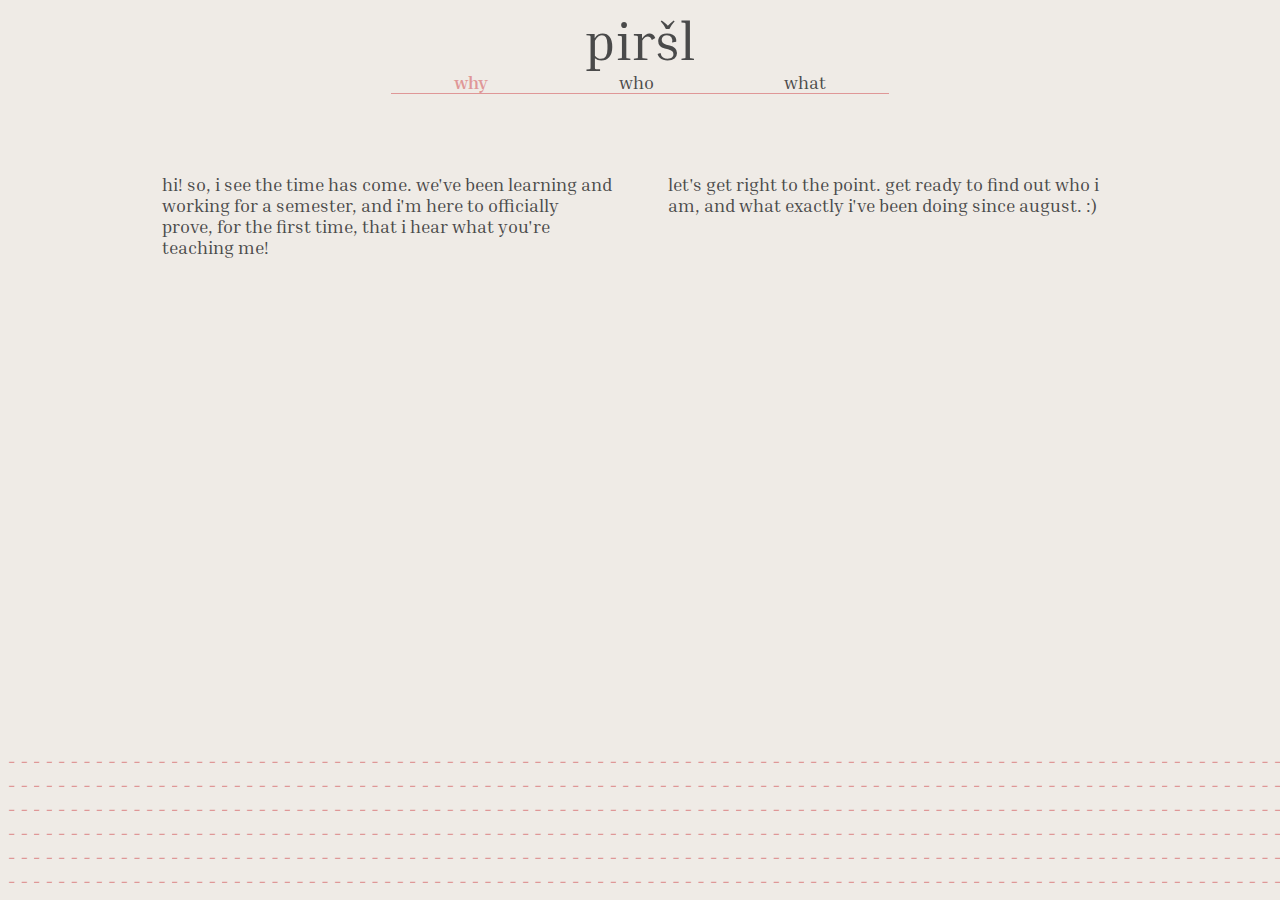
<file: index.html>
<!DOCTYPE html>
<html lang="en">
<head>
    <title>why</title>
    <meta charset="UTF-8">
    <meta name="viewport" content="width=device-width, initial-scale=1">
    <link rel="stylesheet" href="style.css">
    <link href="https://fonts.googleapis.com/css?family=Inria+Serif&display=swap" rel="stylesheet">
</head>
    
<body>
    <header><p id="title">piršl</p>
        <nav>
            <div id="myLinks">
                <a id="currentPage" href="">why</a>
                <a href="who/">who</a>
                <a href="what/">what</a>
            </div>
        </nav>
    </header>

    
    <main>
    <div class="flex-container">
    <div>
        <p>hi! so, i see the time has come. we've been learning and working     for a semester, and i'm here to officially prove, for the first time, that i hear what you're teaching me! </p>
    </div>
        
    <div>
        <p>let's get right to the point. get ready to find out who i am, and what exactly i've been doing since august. :)</p>
        </div>
    </div>
    </main>
    <footer>
        <br>
    </footer>

</body>
</html>
</file>
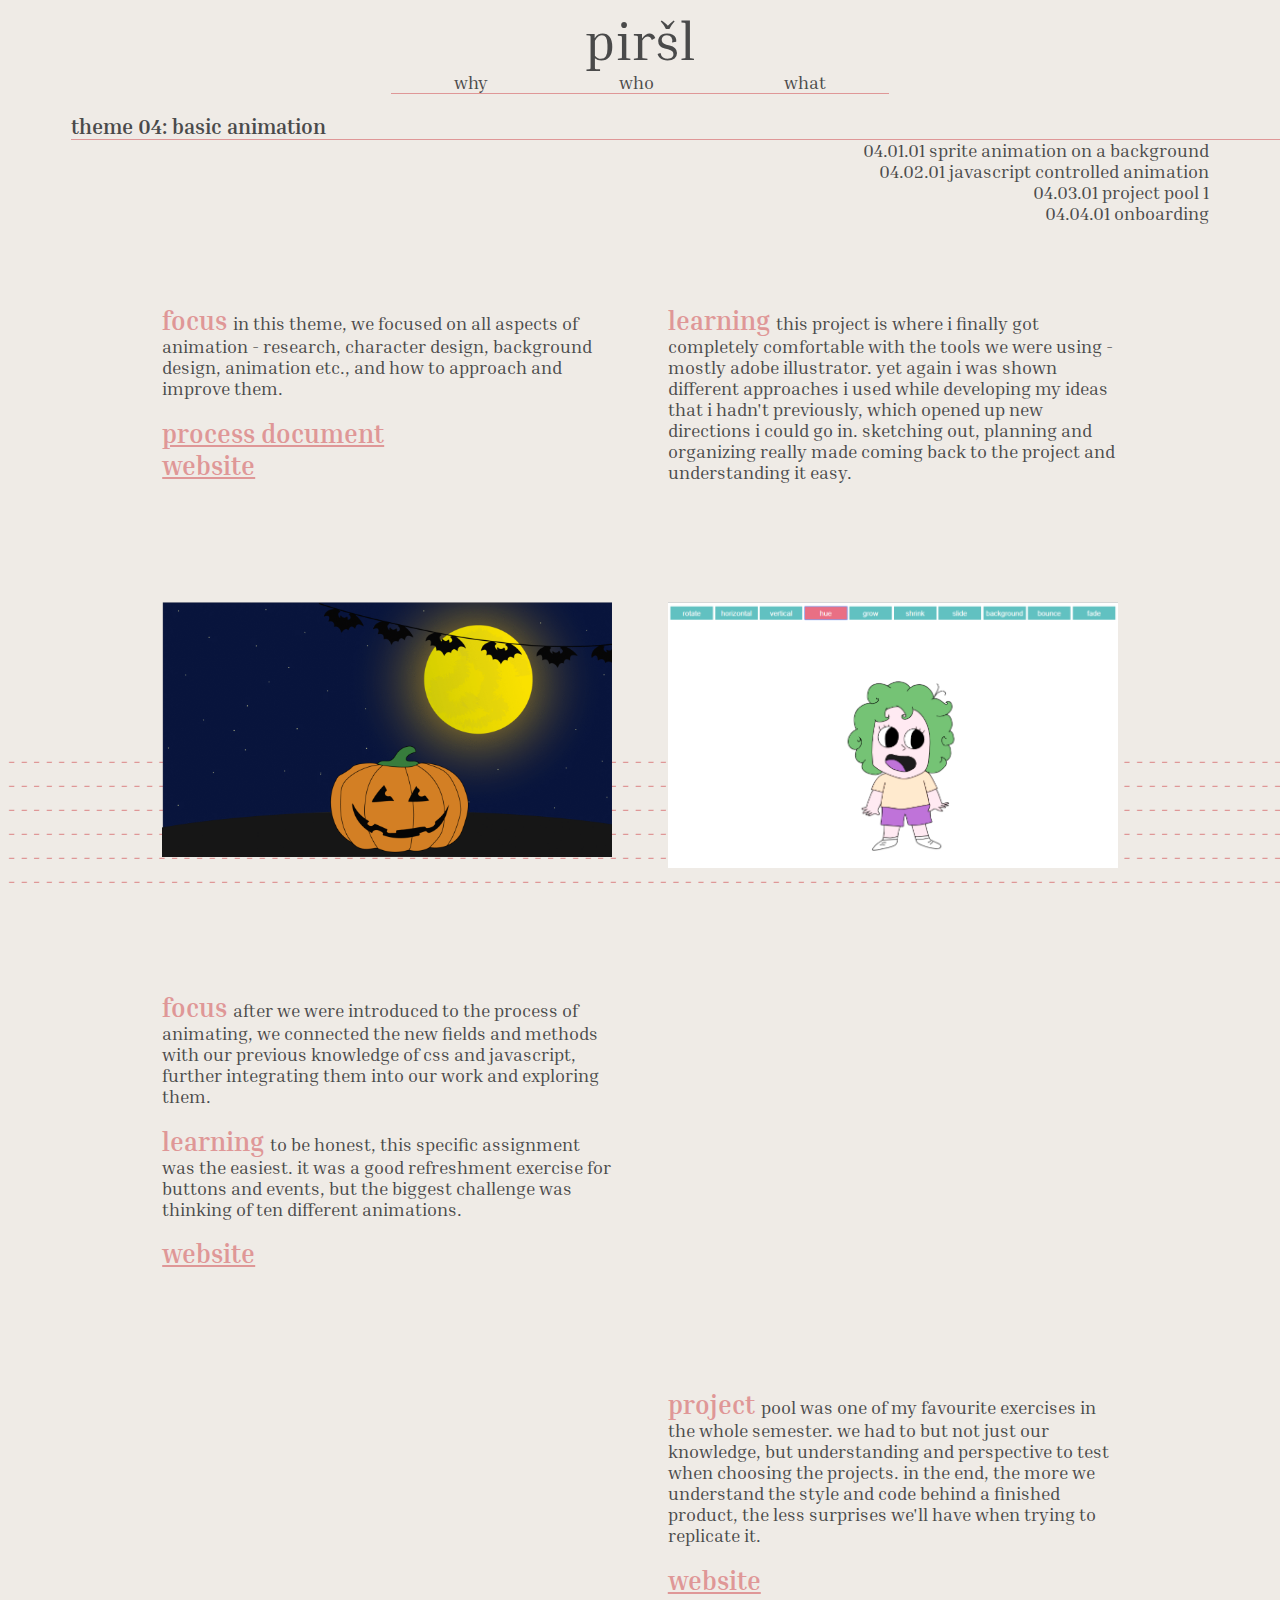
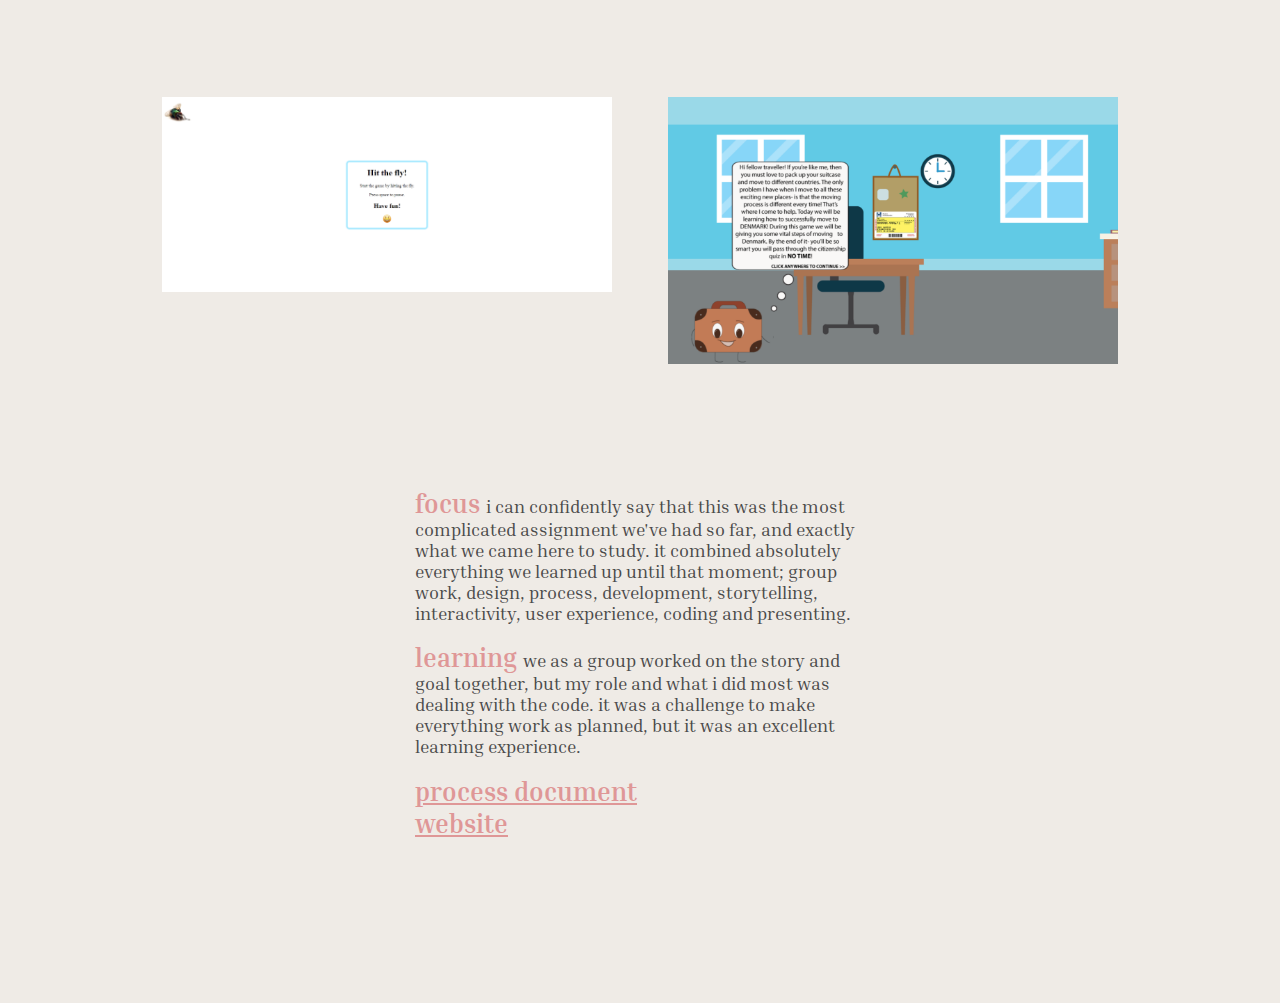
<file: animation/index.html>
<!DOCTYPE html>
<html lang="en">
<head>
    <title>animation</title>
    <meta charset="UTF-8">
    <meta name="viewport" content="width=device-width, initial-scale=1">
    <link rel="stylesheet" href="../style.css">
    <link href="https://fonts.googleapis.com/css?family=Inria+Serif&display=swap" rel="stylesheet">
</head>
    
<body>
    <header><p id="title">piršl</p>
        <nav>
            <div id="myLinks">
                <a href="../">why</a>
                <a href="../who/">who</a>
                <a href="../what/">what</a>
            </div>
        </nav>
    </header>

    
    <main>
    <div id="heading">
    <h3>theme 04: basic animation</h3>
    </div>
    <p class="assignments">04.01.01 sprite animation on a background<br>
        04.02.01 javascript controlled animation<br>
        04.03.01 project pool 1<br>
        04.04.01 onboarding</p>

    <div class="flex-container">
        <div><p><span class="keywords">focus </span>
            in this theme, we focused on all aspects of animation - research, character design, background design, animation etc., and how to approach and improve them. </p>
            <span class="keywords"><a  class="weblink" target="_blank" href="https://drive.google.com/open?id=1ks9Yol8ABzLLuCG9fUhnOxJ5TO9SxHB4">process document</a></span>
            <br>
            <span class="keywords"><a  class="weblink" target="_blank" href="http://lanapirsl.com/arlo/">website</a></span>
        </div>

        <div><p><span class="keywords">learning </span>
            this project is where i finally got completely comfortable with the tools we were using - mostly adobe illustrator. yet again i was shown different approaches i used while developing my ideas that i hadn't previously, which opened up new directions i could go in. sketching out, planning and organizing really made coming back to the project and understanding it easy. 
        </p></div>

        <div class="doublecolumn">
            <img alt="sprite gif" src="gif.gif">
        </div>  

        <div>
            <img alt="javascript animation" src="jsanim.png">
        </div>

        <div><p><span class="keywords">focus </span>              
            after we were introduced to the process of animating, we connected the new fields and methods with our previous knowledge of css and javascript, further integrating them into our work and exploring them.</p>
            <p><span class="keywords">learning </span>
            to be honest, this specific assignment was the easiest. it was a good refreshment exercise for buttons and events, but the biggest challenge was thinking of ten different animations.</p>
            <span class="keywords"><a  class="weblink" target="_blank" href="http://lanapirsl.com/animations/">website</a></span>
        </div>
        <div><span></span></div><div></div>
        <div>
            <p><span class="keywords">project </span>pool was one of my favourite exercises in the whole semester. we had to but not just our knowledge, but understanding and perspective to test when choosing the projects. in the end, the more we understand the style and code behind a finished product, the less surprises we'll have when trying to replicate it.</p>
            <span class="keywords"><a  class="weblink" target="_blank" href="http://lanapirsl.com/lordofthefly/">website</a></span>
            
        </div>  
        <div>
            <img alt="fly" src="fly.png">
        </div>
        <div>
            <img alt="game" src="bluenoodles.png">
        </div>
        
        <div><p><span class="keywords">focus </span>              
            i can confidently say that this was the most complicated assignment we've had so far, and exactly what we came here to study. it combined absolutely everything we learned up until that moment; group work, design, process, development, storytelling, interactivity, user experience, coding and presenting.
            </p>
            <p><span class="keywords">learning </span>
            we as a group worked on the story and goal together, but my role and what i did most was dealing with the code. it was a challenge to make everything work as planned, but it was an excellent learning experience.</p>
            <span class="keywords"><a  class="weblink" target="_blank" href="https://drive.google.com/open?id=1hp2WY5RrARQP_M0Glz_aer_1aOSJHZUE">process document</a></span><br>
            <span class="keywords"><a  class="weblink" target="_blank" href="http://lanapirsl.com/bluenoodles/">website</a></span>
        </div>
        
        
    </div>
    </main>
    <footer>
        <br>
    </footer>

</body>
</html>
</file>
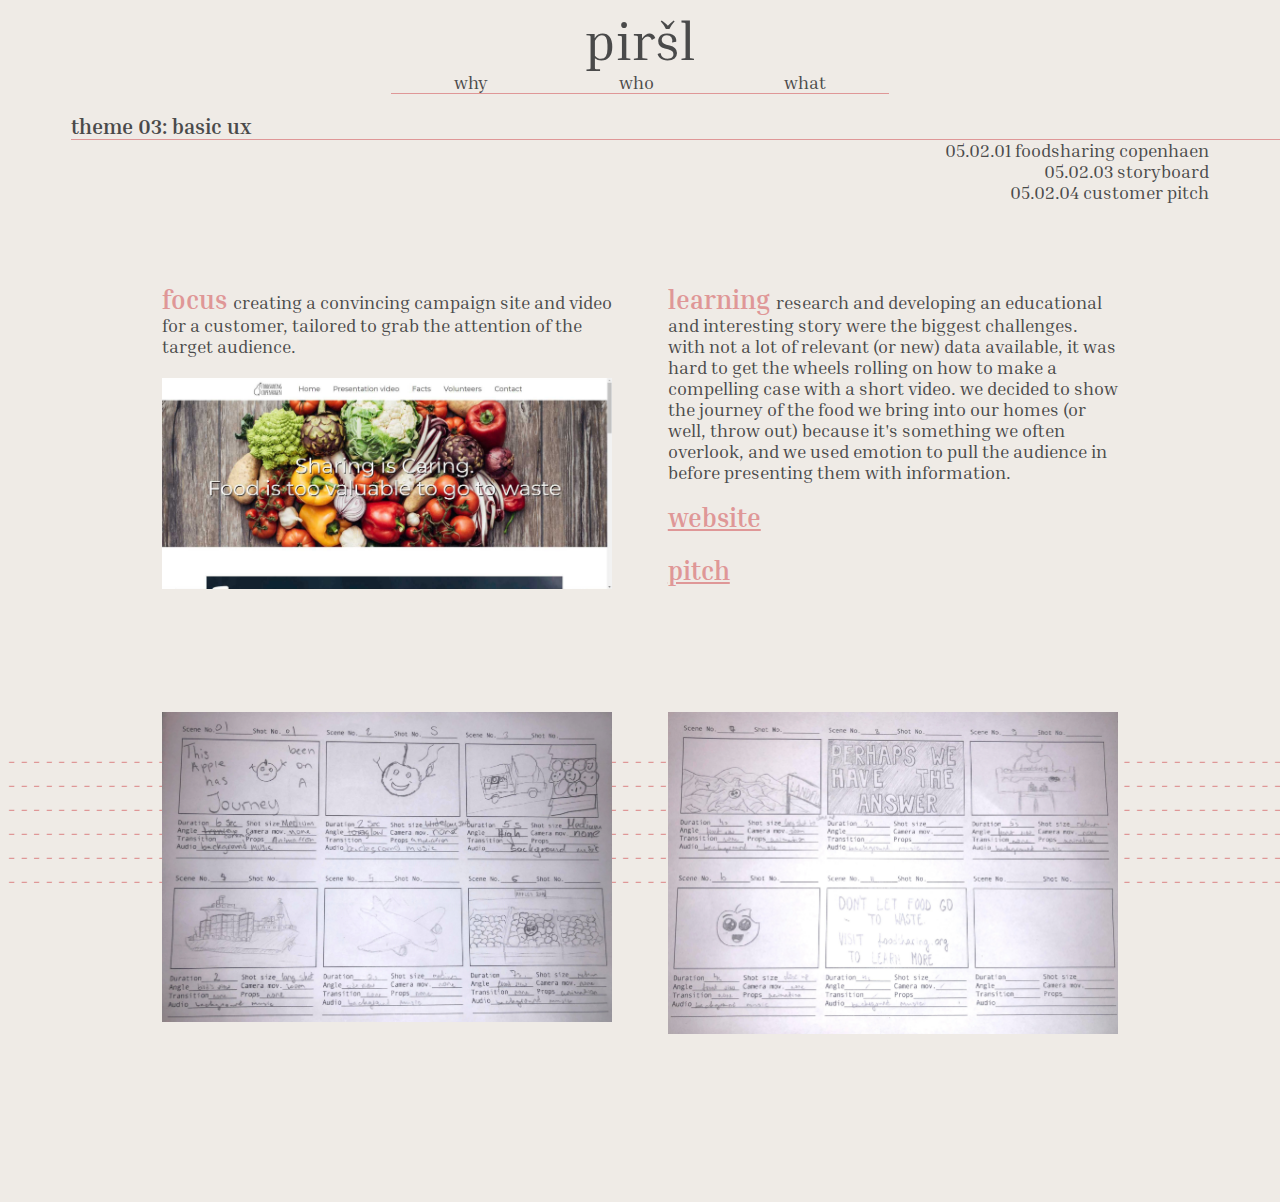
<file: content/index.html>
<!DOCTYPE html>
<html lang="en">
<head>
    <title>content</title>
    <meta charset="UTF-8">
    <meta name="viewport" content="width=device-width, initial-scale=1">
    <link rel="stylesheet" href="../style.css">
    <link href="https://fonts.googleapis.com/css?family=Inria+Serif&display=swap" rel="stylesheet">
</head>
    
<body>
    <header><p id="title">piršl</p>
        <nav>
            <div id="myLinks">
                <a href="../">why</a>
                <a href="../who/">who</a>
                <a href="../what/">what</a>
            </div>
        </nav>
    </header>

    
    <main>
    <div id="heading">
    <h3>theme 03: basic ux</h3>
    </div>
    <p class="assignments">05.02.01 foodsharing copenhaen<br>
        05.02.03 storyboard<br>
        05.02.04 customer pitch</p>

    <div class="flex-container">
    <div><p><span class="keywords">focus </span>
        creating a convincing campaign site and video for a customer, tailored to grab the attention of the target audience.<br>
        <br>
        <img alt="foodsharing webpage" class="photo" src="foodsharingweb.jpg">
    </p></div>
        
    <div><p><span class="keywords">learning </span>
        research and developing an educational and interesting story were the biggest challenges. with not a lot of relevant (or new) data available, it was hard to get the wheels rolling on how to make a compelling case with a short video. we decided to  show the journey of the food we bring into our homes (or well, throw out) because it's something we often overlook, and we used emotion to pull the audience in before presenting them with information.</p>
        <span class="keywords"><a  class="weblink" target="_blank" href="http://ccv.dk/food_sharing/">website</a></span><br><br>
        <span class="keywords"><a  class="weblink" target="_blank" href="https://drive.google.com/open?id=1GOIwsY9lQw_k4OGUKPF3saHprxEwLAvM">pitch</a></span>
    </div>
        
    
    <div class="doublecolumn">
        <img alt="storyboard 1" src="storyboard_1.jpg">
    </div>
    <div class="doublecolumn">
        <img alt="storyboard 2" src="storyboard_2.jpg">
    </div>

</div>
        
    </main>
    <footer>
        <br>
    </footer>

</body>
</html>
</file>
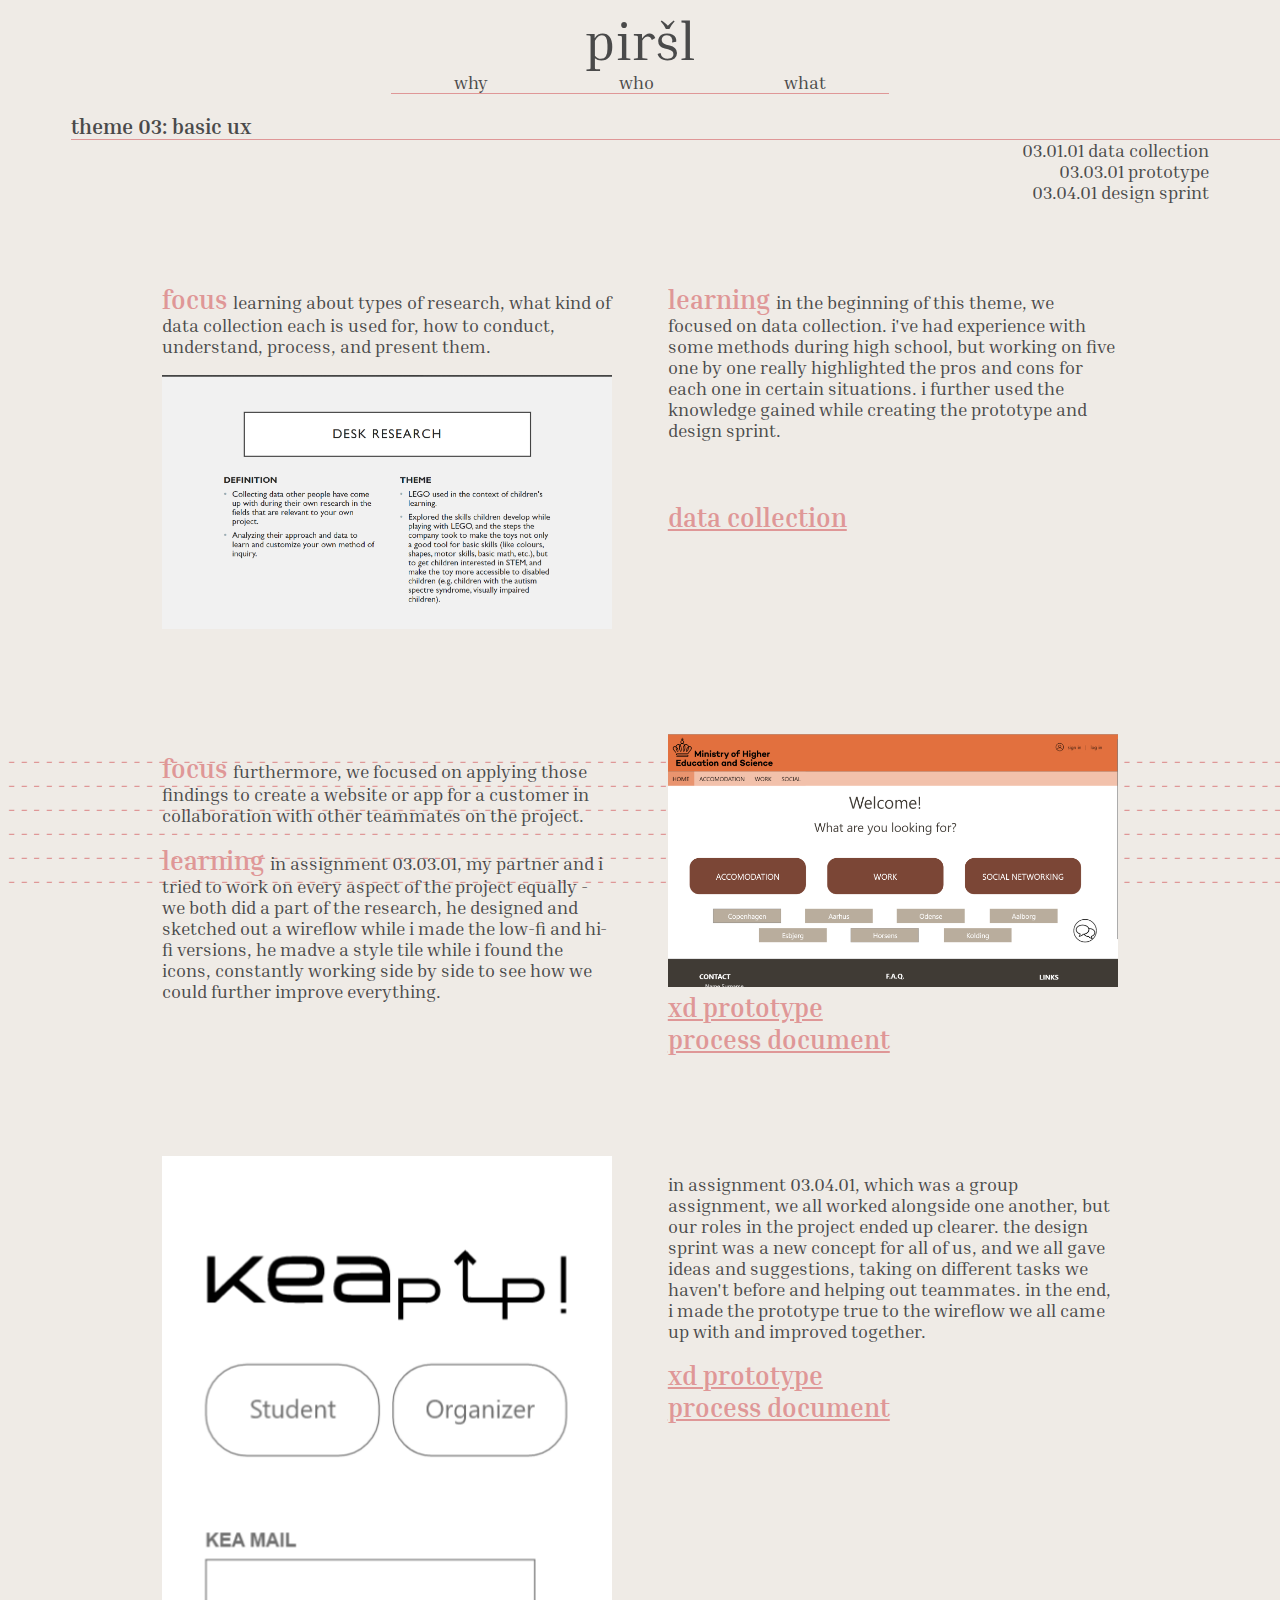
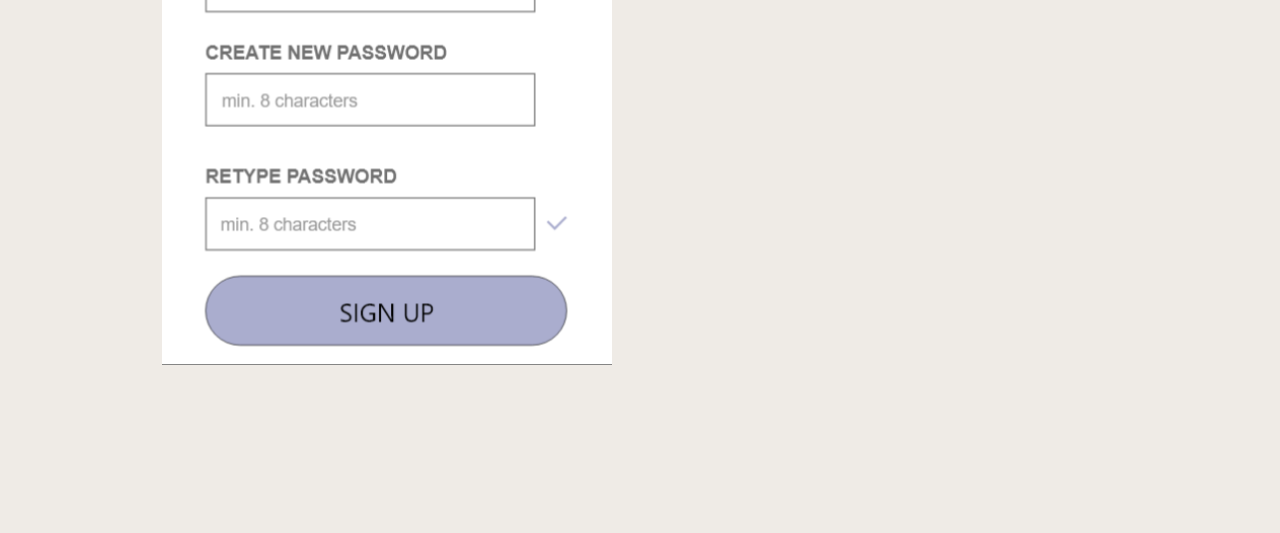
<file: ux/index.html>
<!DOCTYPE html>
<html lang="en">
<head>
    <title>ux</title>
    <meta charset="UTF-8">
    <meta name="viewport" content="width=device-width, initial-scale=1">
    <link rel="stylesheet" href="../style.css">
    <link href="https://fonts.googleapis.com/css?family=Inria+Serif&display=swap" rel="stylesheet">
</head>
    
<body>
    <header><p id="title">piršl</p>
        <nav>
            <div id="myLinks">
                <a href="../">why</a>
                <a href="../who/">who</a>
                <a href="../what/">what</a>
            </div>
        </nav>
    </header>

    
    <main>
    <div id="heading">
    <h3>theme 03: basic ux</h3>
    </div>
    <p class="assignments">03.01.01 data collection<br>
        03.03.01 prototype<br>
        03.04.01 design sprint</p>

    <div class="flex-container">
    <div><p><span class="keywords">focus </span>
        learning about types of research, what kind of data collection each is used for, how to conduct, understand, process, and present them.
    </p>
    <img alt="data collection" class="photo" src="data.png">
    </div>
        
    <div><p><span class="keywords">learning </span>
        in the beginning of this theme, we focused on data collection. i've had experience with some methods during high school, but working on five one by one really highlighted the pros and cons for each one in certain situations. i further used the knowledge gained while creating the prototype and design sprint. </p><br><br>
        <span class="keywords"><a  class="weblink" target="_blank" href="https://drive.google.com/open?id=1XSxnuNAs5GmYb1mNqtkQhM8ZpW13rM_6">data collection</a></span>
    </div>
          

        
    <div><p><span class="keywords">focus </span>              
        furthermore, we focused on applying those findings to create a website or app for a customer in collaboration with other teammates on the project.</p>
        <p><span class="keywords">learning </span>
        in assignment 03.03.01, my partner and i tried to work on every aspect of the project equally - we both did a part of the research, he designed and sketched out a wireflow while i made the low-fi and hi-fi versions, he madve a style tile while i found the icons, constantly working side by side to see how we could further improve everything.</p>
    </div>
    <div>
        <img alt="prototype" class="photo" src="accommodation.png">
        <span class="keywords"><a  class="weblink" target="_blank" href="https://xd.adobe.com/view/e2313025-015b-4427-72d9-3b421ea51432-9400/">xd prototype</a></span><br>
        <span class="keywords"><a  class="weblink" target="_blank" href="https://drive.google.com/open?id=16NLS1S6_BJgnCJLG43p_Z7BdFn89lj9e">process document</a></span>
    
    </div>  
  <div><img alt="keap up app" class="photo" src="keapup.png"></div>
  <div><p>in assignment 03.04.01, which was a group assignment, we all worked alongside one another, but our roles in the project ended up clearer. the design sprint was a new concept for all of us, and we all gave ideas and suggestions, taking on different tasks we haven't before and helping out teammates. in the end, i made the prototype true to the wireflow we all came up with and improved together.</p>
        <span class="keywords"><a  class="weblink" target="_blank" href="https://xd.adobe.com/view/e2313025-015b-4427-72d9-3b421ea51432-9400/">xd prototype</a></span><br>
        <span class="keywords"><a  class="weblink" target="_blank" href="https://drive.google.com/open?id=1Z-cSzYNRfn_ESAuOcfr6YxAntmOU0MYu">process document</a></span></div>
</div>
        
    </main>
    <footer>
        <br>
    </footer>

</body>
</html>
</file>
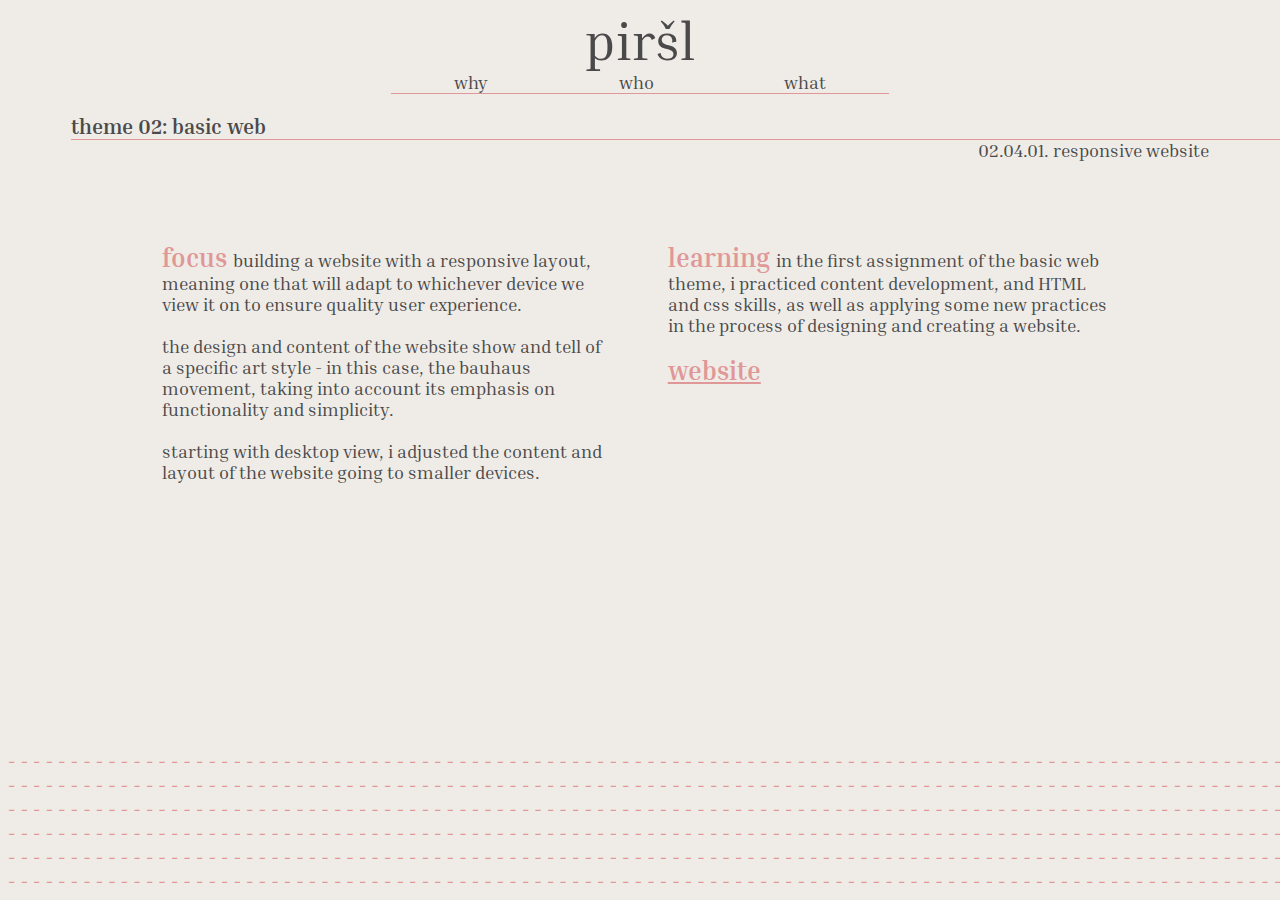
<file: web/index.html>
<!DOCTYPE html>
<html lang="en">
<head>
    <title>web</title>
    <meta charset="UTF-8">
    <meta name="viewport" content="width=device-width, initial-scale=1">
    <link rel="stylesheet" href="../style.css">
    <link href="https://fonts.googleapis.com/css?family=Inria+Serif&display=swap" rel="stylesheet">
</head>
    
<body>
    <header><p id="title">piršl</p>
        <nav>
            <div id="myLinks">
                <a href="../">why</a>
                <a href="../who/">who</a>
                <a href="../what/">what</a>
            </div>
        </nav>
    </header>

    
    <main>
    <div id="heading">
    <h3>theme 02: basic web</h3>
    </div>
    <p class="assignments">02.04.01. responsive website</p>

    <div class="flex-container">
    <div>
        <p><span class="keywords">focus </span>building a website with a responsive layout, meaning one that will adapt to whichever device we view it on to ensure quality user experience.<br>
            <br>
            the design and content of the website show and tell of a specific art style - in this case, the bauhaus movement, taking into account its emphasis on functionality and simplicity.<br>
            <br>
            starting with desktop view, i adjusted the content and layout of the website going to smaller devices.
            </p>
    </div>
        
    <div>
        <p><p><span class="keywords">learning </span>in the first assignment of the basic web theme, i practiced content development, and HTML and css skills, as well as applying some new practices in the process of designing and creating a website.
            </p>
            <span class="keywords"><a  class="weblink" target="_blank" href="http://lanapirsl.com/bauhaus/">website</a></span>   
    </div>
    </div>   
    </main>
    <footer>
        <br>
    </footer>

</body>
</html>
</file>
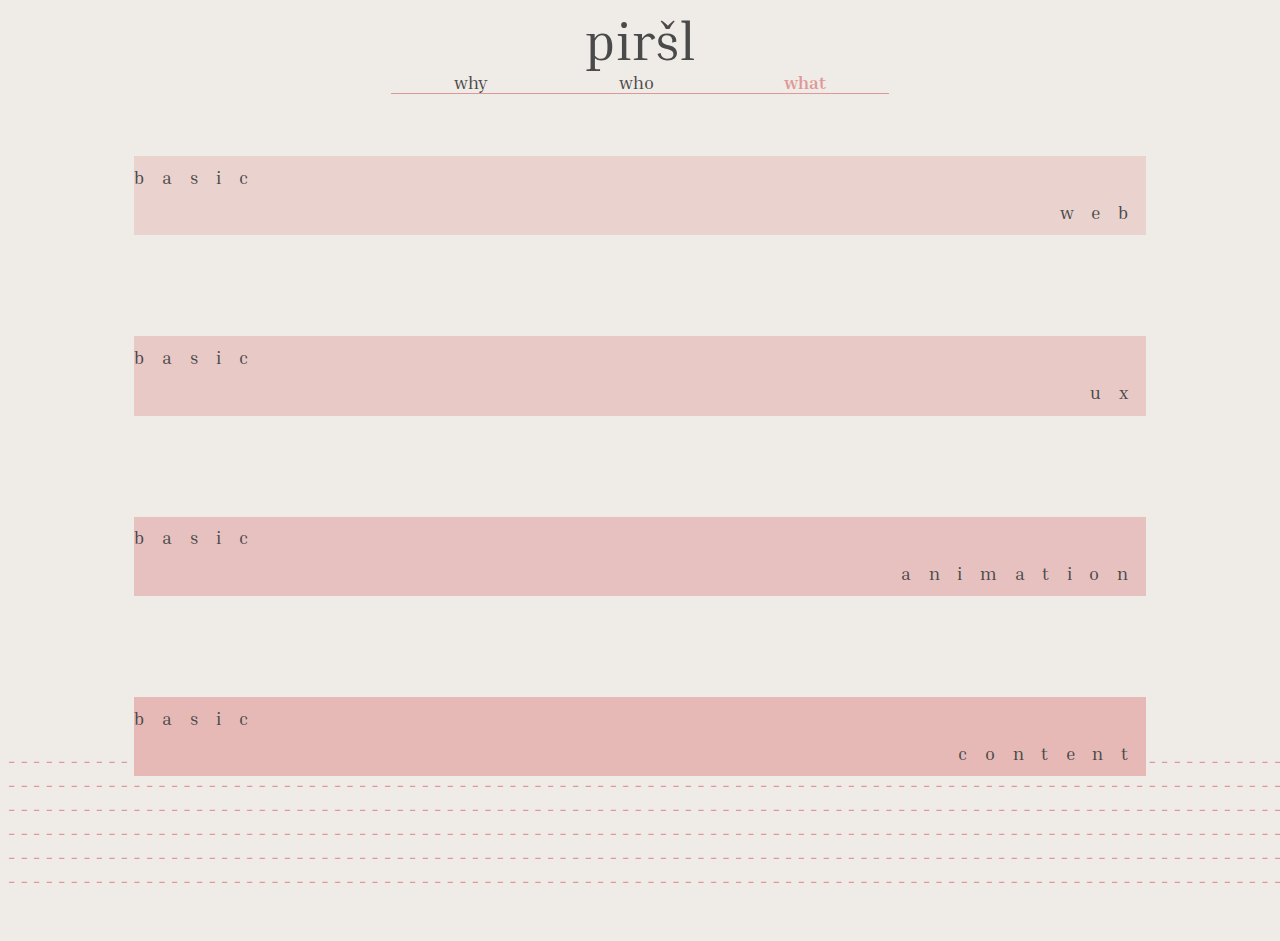
<file: what/index.html>
<!DOCTYPE html>
<html lang="en">
<head>
    <title>what</title>
    <meta charset="UTF-8">
    <meta name="viewport" content="width=device-width, initial-scale=1">
    <link rel="stylesheet" href="../style.css">
    <link href="https://fonts.googleapis.com/css?family=Inria+Serif&display=swap" rel="stylesheet">
</head>
    
<body>
    <header><p id="title">piršl</p>
        <nav>
            <div id="myLinks">
                <a href="../">why</a>
                <a href="../who/">who</a>
                <a id="currentPage" href="">what</a>
            </div>
        </nav>
    </header>

    
    <main>
    <div class="flex-container">
        <div class="worksmenu" id="worksone" onclick="window.location.href='../web'">
            <p class="worksleft">basic <br><br></p>
            <p class="worksright"> web</p>
        </div>
        <div class="worksmenu" id="workstwo" onclick="window.location.href='../ux'">
            <p class="worksleft">basic <br><br></p>
            <p class="worksright">ux</p>
        </div>
        <div class="worksmenu" id="worksthree" onclick="window.location.href='../animation'">
            <p class="worksleft">basic <br><br></p>
            <p class="worksright">animation</p>
        </div>
        <div class="worksmenu" id="worksfour" onclick="window.location.href='../content'">
            <p class="worksleft">basic <br><br></p>
            <p class="worksright">content</p>
        </div>
    </div>
        
    </main>
    <footer>
        <br>
    </footer>

</body>
</html>
</file>
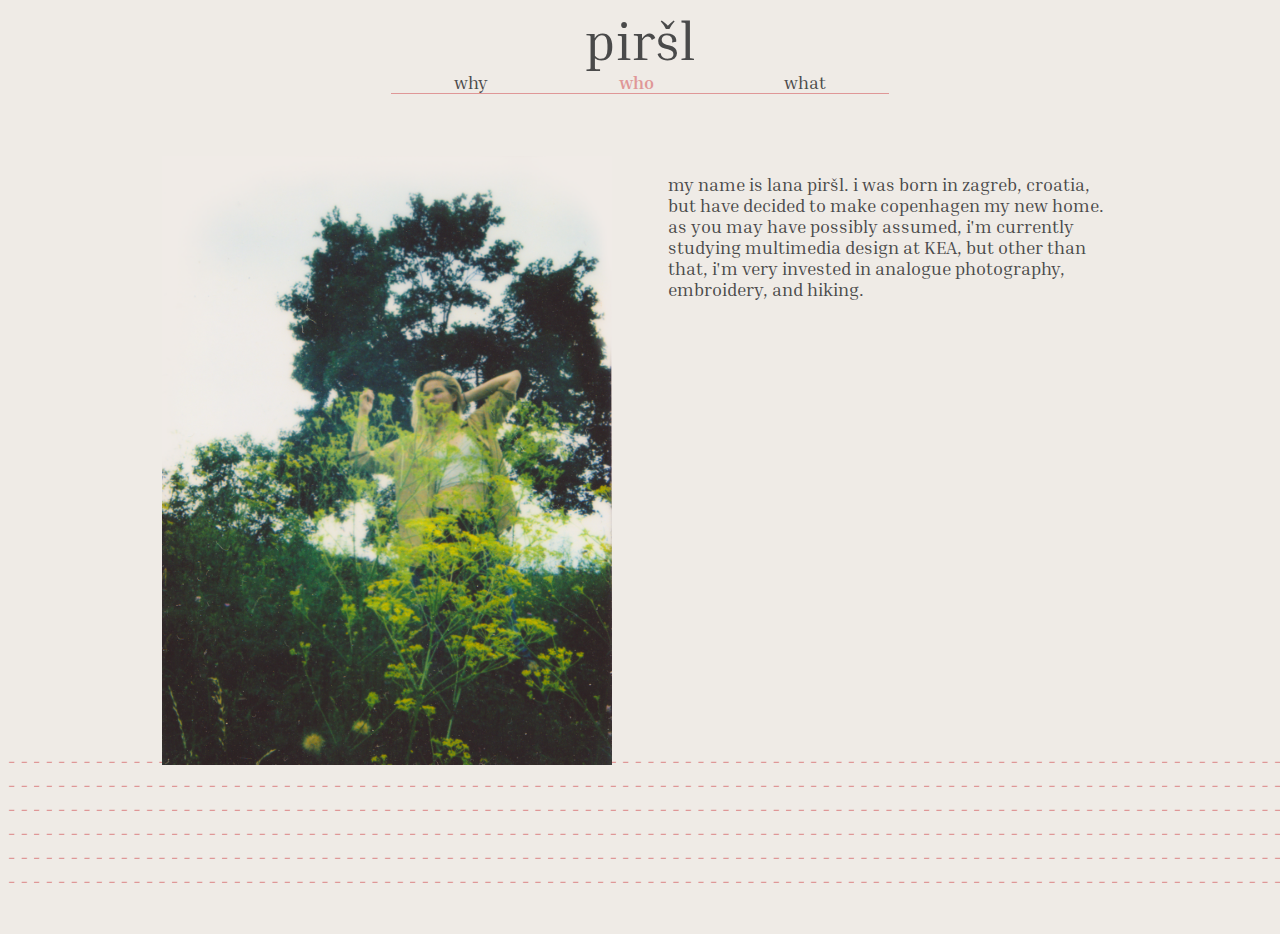
<file: who/index.html>
<!DOCTYPE html>
<html lang="en">
<head>
    <title>who</title>
    <meta charset="UTF-8">
    <meta name="viewport" content="width=device-width, initial-scale=1">
    <link rel="stylesheet" href="../style.css">
    <link href="https://fonts.googleapis.com/css?family=Inria+Serif&display=swap" rel="stylesheet">
</head>
    
<body>
    <header><p id="title">piršl</p>
        <nav>
            <div id="myLinks">
                <a href="../">why</a>
                <a id="currentPage" href="">who</a>
                <a href="../what/">what</a>
            </div>
        </nav>
    </header>

    
    <main>
    <div class="flex-container">
    <div>
        <img alt="lana pirsl" id="profile" src="20180618.png">
    </div>
        
    <div>
        <p>my name is lana piršl. i was born in zagreb, croatia, but have decided to make copenhagen my new home. as you may have possibly assumed, i'm currently studying multimedia design at KEA, but other than that, i'm very invested in analogue photography, embroidery, and hiking.</p>   
    </div>
    </div>
    </main>
    <footer>
        <br>
    </footer>

</body>
</html>
</file>
<file: style.css>
html{
    margin: 0;
    padding:0;
    font-family: 'Inria Serif', serif;
    background-color: #EFEBE6;
    color: #4A4A4A;
    font-size: 1.1em;
}
img{
    width:  100%;
}
header{
    top:0;
    text-align: center;
} 
#title{
    font-size: 3em;
    padding: 0;
    margin:0;
}
nav{
    
}
nav a{
    color: #4A4A4A;
    text-decoration: none;
    padding: 0 5%;
}
#myLinks{
    display: inline;

    border-bottom: 1px solid #DF9797;
}
#currentPage{
    font-weight: bold;
    color: #DF9797;
}
.row {
    display: flex;
    padding: 0 8%;
}

.column {
    flex: 50%;
    padding: 10px;
    margin: 5%;
}
.row a{
    text-decoration: none;
    color: #4A4A4A;
    margin-top: 10%;
}
#profile{
    width: 100%;
}
.worksleft{
    letter-spacing: 1em;
    line-height: 0.5em;
}
.worksright{
    letter-spacing: 1em;
    text-align: right;
    line-height: 0.5em;
}
#worksone{
    background-color: #EAD2CE;
    cursor: pointer;
}
#workstwo{
    background-color: #E8C9C6;
    cursor: pointer;
}
#worksthree{
    background-color: #E7C1BF;
    cursor: pointer;
}
#worksfour{
    background-color: #E6B9B7;
    cursor: pointer;
}
.column img{
    width: 100%;
}
#heading{
    width: 100%;
    margin: 0 5%;
    border-bottom: 1px solid #DF9797;
}
h3{
    margin-bottom: 0;
}
.assignments{
    text-align: right;
    margin-right: 5%;
    margin-top: 0;
}
.keywords{
    font-size: 1.5em;
    color: #DF9797;
    
    font-weight: bold;
}
.weblink{
    color: inherit;
    text-decoration: underline solid #DF9797;
}
.photo{
    width: 100%;
}
.worksmenu{
    flex: 60%;
    
    margin: 0 auto;
}
footer{
    width: 100%;
    padding: 5% 0;
    background-image: url("foot.png");
    background-size: cover;
    background-repeat: repeat-x;
    position: absolute;
    bottom: 0;
    z-index: -2;
}
.flex-container {
  display: flex;
  flex-wrap: wrap;
    margin: 5% 10%
}

.flex-container > div {
    display: inline-block;
    width: 450px;
    margin: 0 auto 10% auto;
}
#doublecolumn{
    width:900px
}
#doublecolumn img{
    width: 100%
}
</file>
